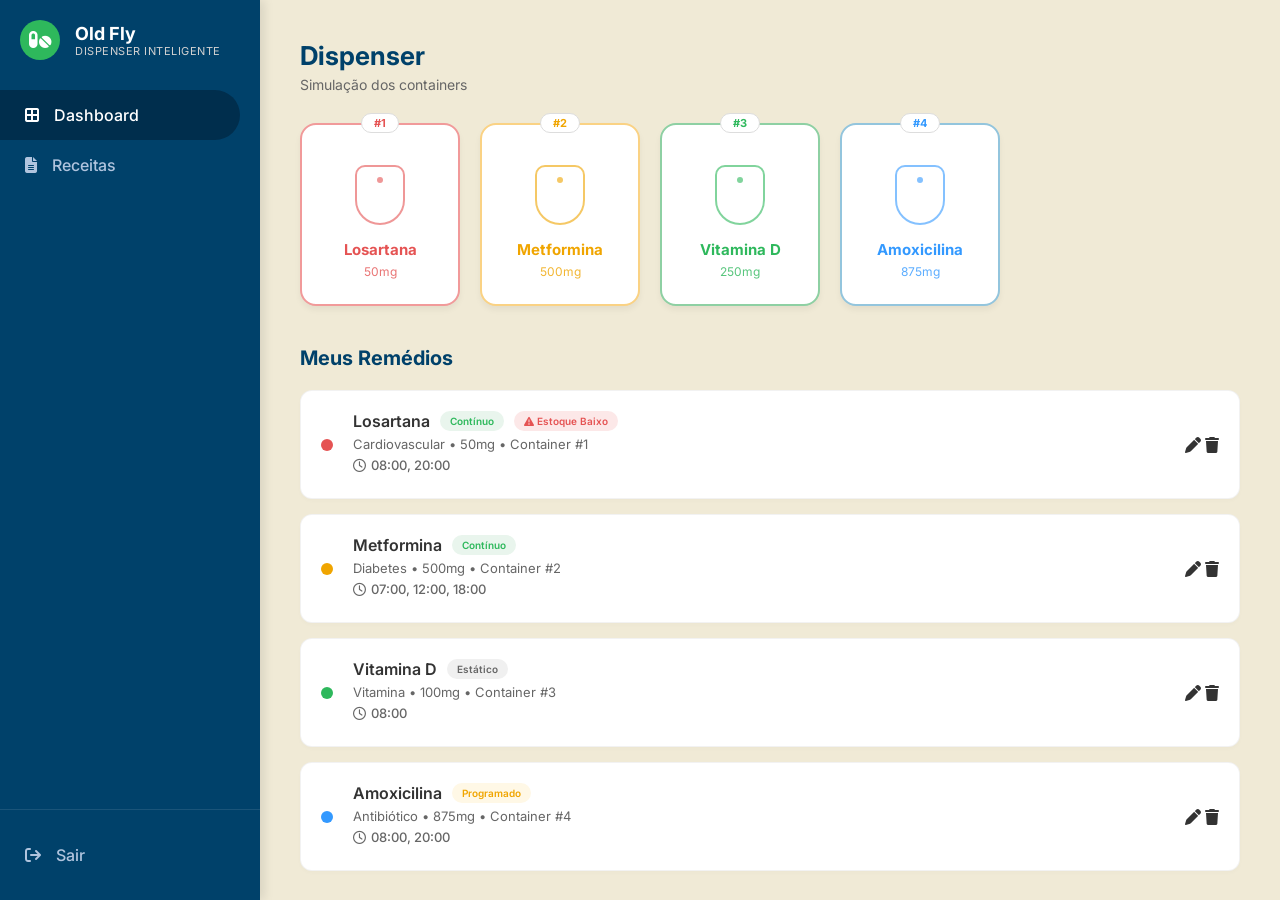
<file: index.html>
<!DOCTYPE html>
<html lang="pt-BR">
<head>
    <meta charset="UTF-8">
    <meta name="viewport" content="width=device-width, initial-scale=1.0">
    <title>Old Fly - Dispenser Inteligente</title>
    <link rel="stylesheet" href="css/style.css">
    <link rel="stylesheet" href="https://cdnjs.cloudflare.com/ajax/libs/font-awesome/6.4.0/css/all.min.css">
</head>
<body>

    <div class="sidebar">
        <div class="brand">
            <div class="logo-icon"><i class="fa-solid fa-pills"></i></div>
            <div class="brand-text">
                <h1>Old Fly</h1>
                <p>Dispenser Inteligente</p>
            </div>
        </div>
        
        <nav class="menu">
            <a href="#" class="menu-item active" id="nav-dashboard">
                <i class="fa-solid fa-border-all"></i> Dashboard
            </a>
            <a href="#" class="menu-item" id="nav-receitas">
                <i class="fa-solid fa-file-lines"></i> Receitas
            </a>
        </nav>

        <div class="logout">
            <a href="#" class="menu-item">
                <i class="fa-solid fa-arrow-right-from-bracket"></i> Sair
            </a>
        </div>
    </div>

    <main class="main-content">
        
        <section id="view-dashboard" class="view-section active">
            <header>
                <h2>Dispenser</h2>
                <p>Simulação dos containers</p>
            </header>

            <div class="dispenser-grid">
                <div class="dispenser-card card-red">
                    <span class="badge badge-red">#1</span>
                    <div class="inner-shape">
                        <div class="dot"></div>
                    </div>
                    <h3>Losartana</h3>
                    <p>50mg</p>
                </div>
                <div class="dispenser-card card-yellow">
                    <span class="badge badge-yellow">#2</span>
                    <div class="inner-shape">
                        <div class="dot"></div>
                    </div>
                    <h3>Metformina</h3>
                    <p>500mg</p>
                </div>
                <div class="dispenser-card card-green">
                    <span class="badge badge-green">#3</span>
                    <div class="inner-shape">
                        <div class="dot"></div>
                    </div>
                    <h3>Vitamina D</h3>
                    <p>250mg</p>
                </div>
                <div class="dispenser-card card-blue dashed">
                    <span class="badge badge-blue">#4</span>
                    <div class="inner-shape">
                        <div class="dot"></div>
                    </div>
                    <h3>Amoxicilina</h3>
                    <p>875mg</p>
                </div>
            </div>

            <h2 class="section-title">Meus Remédios</h2>
            <div class="remedios-list">
                <div class="remedio-item">
                    <div class="status-dot dot-red"></div>
                    <div class="remedio-info">
                        <div class="remedio-header">
                            <h4>Losartana</h4>
                            <span class="tag tag-green">Contínuo</span>
                            <span class="tag tag-red"><i class="fa-solid fa-triangle-exclamation"></i> Estoque Baixo</span>
                        </div>
                        <p>Cardiovascular • 50mg • Container #1</p>
                        <p class="time"><i class="fa-regular fa-clock"></i> 08:00, 20:00</p>
                    </div>
                    <div class="actions">
                        <i class="fa-solid fa-pen"></i>
                        <i class="fa-solid fa-trash text-red"></i>
                    </div>
                </div>
                <div class="remedio-item">
                    <div class="status-dot dot-yellow"></div>
                    <div class="remedio-info">
                        <div class="remedio-header">
                            <h4>Metformina</h4>
                            <span class="tag tag-green">Contínuo</span>
                        </div>
                        <p>Diabetes • 500mg • Container #2</p>
                        <p class="time"><i class="fa-regular fa-clock"></i> 07:00, 12:00, 18:00</p>
                    </div>
                    <div class="actions">
                        <i class="fa-solid fa-pen"></i>
                        <i class="fa-solid fa-trash text-red"></i>
                    </div>
                </div>
                <div class="remedio-item">
                    <div class="status-dot dot-green"></div>
                    <div class="remedio-info">
                        <div class="remedio-header">
                            <h4>Vitamina D</h4>
                            <span class="tag tag-gray">Estático</span>
                        </div>
                        <p>Vitamina • 100mg • Container #3</p>
                        <p class="time"><i class="fa-regular fa-clock"></i> 08:00</p>
                    </div>
                    <div class="actions">
                        <i class="fa-solid fa-pen"></i>
                        <i class="fa-solid fa-trash text-red"></i>
                    </div>
                </div>
                <div class="remedio-item">
                    <div class="status-dot dot-blue"></div>
                    <div class="remedio-info">
                        <div class="remedio-header">
                            <h4>Amoxicilina</h4>
                            <span class="tag tag-yellow">Programado</span>
                        </div>
                        <p>Antibiótico • 875mg • Container #4</p>
                        <p class="time"><i class="fa-regular fa-clock"></i> 08:00, 20:00</p>
                    </div>
                    <div class="actions">
                        <i class="fa-solid fa-pen"></i>
                        <i class="fa-solid fa-trash text-red"></i>
                    </div>
                </div>
            </div>
        </section>

        <section id="view-receitas-vazia" class="view-section" style="display: none;">
            <header class="header-flex">
                <div>
                    <h2>Receitas</h2>
                    <p>Organize suas receitas médicas</p>
                </div>
                <button class="btn btn-primary" id="btn-nova-receita"><i class="fa-solid fa-plus"></i> Nova Receita</button>
            </header>

            <div class="empty-state-card">
                <div class="empty-icon">
                    <i class="fa-solid fa-file-lines"></i>
                </div>
                <p>Nenhuma receita cadastrada ainda.</p>
                <button class="btn btn-outline" id="btn-add-primeira"><i class="fa-solid fa-plus"></i> Adicionar primeira receita</button>
            </div>
        </section>

        <section id="view-receitas-form" class="view-section" style="display: none;">
            <header class="header-flex">
                <div>
                    <h2>Receitas</h2>
                    <p>Organize suas receitas médicas</p>
                </div>
                <button class="btn btn-primary"><i class="fa-solid fa-plus"></i> Nova Receita</button>
            </header>

            <div class="form-card">
                <form id="form-receita">
                    <div class="form-row">
                        <div class="form-group w-50">
                            <label>Médico</label>
                            <input type="text" placeholder="Nome do médico">
                        </div>
                        <div class="form-group w-50">
                            <label>Data</label>
                            <input type="date">
                        </div>
                    </div>

                    <div class="form-group">
                        <label>Medicamentos (separados por vírgula)</label>
                        <input type="text" placeholder="Losartana, Metformina...">
                    </div>

                    <div class="form-group">
                        <label>Foto da Receita</label>
                        <div class="upload-actions">
                            <button type="button" class="btn btn-outline-small" id="btn-foto"><i class="fa-solid fa-camera"></i> Tirar Foto</button>
                            <button type="button" class="btn btn-outline-small" id="btn-anexo"><i class="fa-solid fa-image"></i> Anexar Imagem</button>
                            <input type="file" id="input-camera" accept="image/*" capture="environment" style="display: none;">
                            <input type="file" id="input-gallery" accept="image/*" style="display: none;">
                        </div>
                        <div id="file-preview" style="margin-top: 10px; font-size: 13px; color: var(--green-text); display: none;">
                            <i class="fa-solid fa-check"></i> Arquivo selecionado: <span id="file-name"></span>
                        </div>
                    </div>

                    <div class="form-footer">
                        <button type="button" class="btn btn-outline-small" id="btn-cancelar">Cancelar</button>
                        <button type="submit" class="btn btn-primary">Salvar</button>
                    </div>
                </form>
            </div>
        </section>

    </main>

    <script src="js/script.js"></script>
</body>
</html>
</file>
<file: css/style.css>
@import url('https://fonts.googleapis.com/css2?family=Inter:wght@400;500;600;700&display=swap');

:root {
    /* Paleta de Cores Atualizada */
    --bg-color: #F0EAD6;       /* Eggshell - Fundo geral */
    --sidebar-bg: #00416A;     /* Indigo Dye - Menu lateral */
    --sidebar-active: #002e4d; /* Azul mais escuro para o item selecionado */
    --primary-color: #00416A;  /* Botões e destaques */
    
    --text-main: #333333;
    --text-muted: #666666;
    
    /* Cores dos Dispenses (Mantidas para diferenciação dos remédios) */
    --red-light: #FCE8E8; --red-border: #F19A9A; --red-text: #E55353;
    --yellow-light: #FFF8E6; --yellow-border: #FAD284; --yellow-text: #F0A500;
    --green-light: #E9F5ED; --green-border: #8ED0A3; --green-text: #2EB85C;
    --blue-light: #E8F4F8; --blue-border: #93C5DD; --blue-text: #3399FF;
}

* { margin: 0; padding: 0; box-sizing: border-box; font-family: 'Inter', sans-serif; }

body {
    display: flex;
    height: 100vh;
    background-color: var(--bg-color);
    color: var(--text-main);
}

/* Sidebar (Menu Lateral Esquerdo) */
.sidebar {
    width: 260px;
    background-color: var(--sidebar-bg);
    color: white;
    display: flex;
    flex-direction: column;
    padding: 20px 0;
    box-shadow: 4px 0 10px rgba(0,0,0,0.1);
}

.brand {
    display: flex;
    align-items: center;
    gap: 15px;
    padding: 0 20px 30px;
}

.logo-icon {
    background: #2EB85C; /* Cor de destaque da marca */
    color: white;
    width: 40px; height: 40px;
    border-radius: 50%;
    display: flex; align-items: center; justify-content: center;
    font-size: 20px;
}

.brand-text h1 { font-size: 18px; font-weight: 700; color: white; }
.brand-text p { font-size: 11px; color: #d1d1d1; text-transform: uppercase; letter-spacing: 0.5px; }

.menu { flex: 1; display: flex; flex-direction: column; }

.menu-item {
    padding: 15px 25px;
    color: #b0c4de; /* Azul acinzentado suave para links inativos */
    text-decoration: none;
    display: flex; align-items: center; gap: 15px;
    transition: 0.3s;
    font-weight: 500;
}

.menu-item:hover { background-color: rgba(255,255,255,0.05); color: white; }

.menu-item.active { 
    background-color: var(--sidebar-active); 
    color: white; 
    border-radius: 0 30px 30px 0; 
    margin-right: 20px;
}

.logout { padding-top: 20px; border-top: 1px solid rgba(255,255,255,0.1); }

/* Main Content Area */
.main-content {
    flex: 1;
    padding: 40px;
    overflow-y: auto;
}

header h2 { font-size: 26px; color: var(--sidebar-bg); margin-bottom: 5px; }
header p { color: var(--text-muted); font-size: 14px; margin-bottom: 30px; }
.header-flex { display: flex; justify-content: space-between; align-items: flex-start; }

/* Dispenser Grid */
.dispenser-grid {
    display: flex; gap: 20px; margin-bottom: 40px; justify-content: flex-start;
}

.dispenser-card {
    background: white; border-radius: 16px;
    padding: 25px 20px; width: 160px; text-align: center; position: relative;
    display: flex; flex-direction: column; align-items: center;
    box-shadow: 0 4px 6px rgba(0,0,0,0.05);
}

.dispenser-card.card-red { border: 2px solid var(--red-border); color: var(--red-text); }
.dispenser-card.card-yellow { border: 2px solid var(--yellow-border); color: var(--yellow-text); }
.dispenser-card.card-green { border: 2px solid var(--green-border); color: var(--green-text); }
.dispenser-card.card-blue { border: 2px solid var(--blue-border); color: var(--blue-text); }

.badge {
    position: absolute; top: -12px;
    background: white; border: 1px solid #ddd;
    padding: 2px 12px; border-radius: 12px; font-size: 11px; font-weight: 700;
}

.inner-shape {
    width: 50px; height: 60px; border-radius: 10px 10px 25px 25px;
    border: 2px solid currentColor; margin: 15px 0; opacity: 0.6;
    display: flex; justify-content: center;
}

.inner-shape .dot { width: 6px; height: 6px; background: currentColor; border-radius: 50%; margin-top: 10px; }
.dispenser-card h3 { font-size: 15px; margin-bottom: 5px; }
.dispenser-card p { font-size: 12px; opacity: 0.8; }

/* Lista de Remédios */
.section-title { font-size: 20px; margin-bottom: 20px; color: var(--sidebar-bg); }
.remedios-list { display: flex; flex-direction: column; gap: 15px; }

.remedio-item {
    background: white; border: 1px solid rgba(0,0,0,0.05); border-radius: 12px;
    padding: 20px; display: flex; align-items: center; gap: 20px;
    box-shadow: 0 2px 4px rgba(0,0,0,0.02);
}

.status-dot { width: 12px; height: 12px; border-radius: 50%; }
.dot-red { background: var(--red-text); }
.dot-yellow { background: var(--yellow-text); }
.dot-green { background: var(--green-text); }
.dot-blue { background: var(--blue-text); }

.remedio-info { flex: 1; }
.remedio-header { display: flex; align-items: center; gap: 10px; margin-bottom: 5px; }
.remedio-header h4 { font-size: 16px; font-weight: 600; }

.tag { font-size: 10px; padding: 4px 10px; border-radius: 20px; font-weight: 600; }
.tag-green { background: var(--green-light); color: var(--green-text); }
.tag-gray { background: #f0f0f0; color: #666; }
.tag-red { background: var(--red-light); color: var(--red-text); }
.tag-yellow { background: var(--yellow-light); color: var(--yellow-text); }

.remedio-info p { font-size: 13px; color: var(--text-muted); margin-bottom: 5px; }
.time { font-size: 13px; font-weight: 500; display: flex; align-items: center; gap: 5px; }

/* Botões */
.btn {
    padding: 12px 24px; border-radius: 8px; border: none;
    font-size: 14px; font-weight: 600; cursor: pointer; transition: 0.3s;
}

.btn-primary { background: var(--primary-color); color: white; }
.btn-primary:hover { background: var(--sidebar-active); transform: translateY(-1px); }

.btn-outline { background: white; border: 1.5px solid #ddd; color: #444; display: flex; align-items: center; gap: 10px; margin: 0 auto; }
.btn-outline:hover { background: #f9f9f9; }

.btn-outline-small { background: white; border: 1px solid #ddd; color: #555; padding: 8px 15px; font-size: 13px; }

/* Cards Vazios e Formulários */
.empty-state-card, .form-card {
    background: white; border-radius: 16px; padding: 40px;
    box-shadow: 0 4px 15px rgba(0,0,0,0.05);
}

.empty-icon {
    width: 70px; height: 70px; background: var(--bg-color); border-radius: 50%;
    display: flex; align-items: center; justify-content: center;
    font-size: 28px; color: var(--sidebar-bg); margin: 0 auto 20px;
}

/* Estilos de Formulário */
.form-row { display: flex; gap: 20px; margin-bottom: 20px; }
.w-50 { width: 50%; }
.form-group label { font-size: 13px; font-weight: 600; color: var(--sidebar-bg); margin-bottom: 8px; display: block; }
.form-group input {
    width: 100%; padding: 12px 15px; border: 1.5px solid #eee; border-radius: 8px;
    background: #fafafa; font-size: 14px; outline: none; transition: 0.2s;
}
.form-group input:focus { border-color: var(--primary-color); background: white; }

.upload-actions { display: flex; gap: 10px; margin-top: 10px; }
.form-footer { display: flex; justify-content: flex-end; gap: 15px; margin-top: 30px; border-top: 1px solid #eee; padding-top: 20px; }

/* Responsividade Mobile */
@media (max-width: 768px) {
    body {
        flex-direction: column; /* Sidebar fica em cima do conteúdo */
    }

    .sidebar {
        width: 100%;
        height: auto;
        padding: 10px 0;
        position: sticky;
        top: 0;
        z-index: 1000;
    }

    .brand {
        padding: 0 20px 10px;
        justify-content: center;
    }

    .menu {
        flex-direction: row; /* Itens do menu lado a lado */
        justify-content: center;
    }

    .menu-item {
        padding: 10px 15px;
        font-size: 13px;
        gap: 8px;
    }

    .menu-item.active {
        border-radius: 8px;
        margin-right: 0;
        background-color: rgba(255, 255, 255, 0.1);
    }

    .logout { display: none; } /* Oculta logout no mobile para poupar espaço */

    .main-content {
        padding: 20px;
    }

    .dispenser-grid {
        flex-wrap: wrap; /* Cards quebram linha */
        justify-content: center;
    }

    .form-row {
        flex-direction: column; /* Campos de formulário um embaixo do outro */
        gap: 0;
    }

    .w-50 { width: 100%; }

    .header-flex {
        flex-direction: column;
        gap: 15px;
    }

    .header-flex .btn { width: 100%; }
}
</file>
